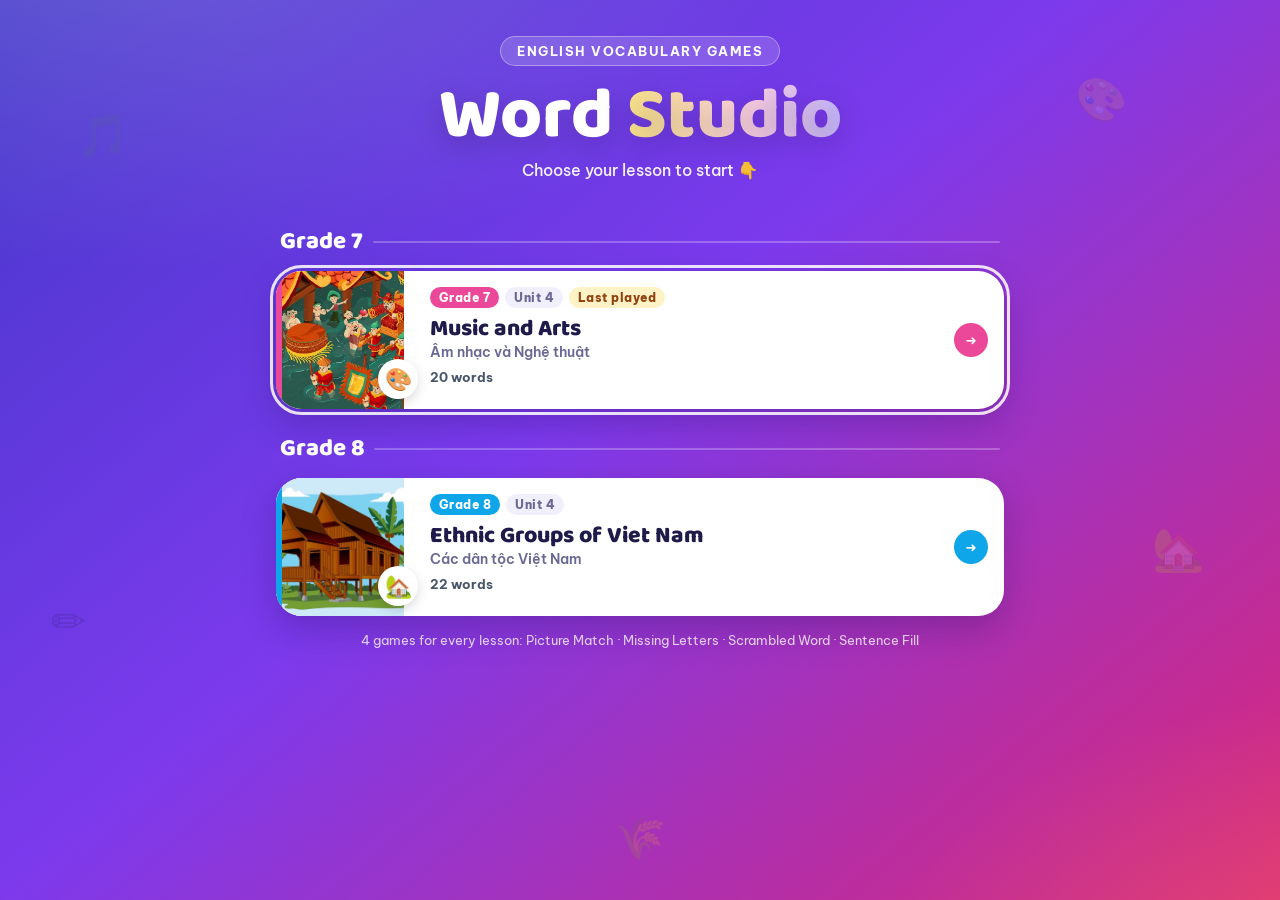
<file: index.html>
<!DOCTYPE html>
<html lang="en">
<head>
<meta charset="UTF-8">
<script>
  // Keep relative links (pictures, scripts) pointing at the site root even on /<lesson>/ URLs.
  (function () { var b = document.createElement("base"); b.href = location.pathname.replace(/[^\/]*$/, ""); document.head.appendChild(b); })();
</script>
<meta name="viewport" content="width=device-width, initial-scale=1, viewport-fit=cover">
<title>Word Studio · English vocabulary games</title>
<meta name="description" content="Vocabulary games for Grade 7 and Grade 8 English: Picture Match, Missing Letters, Scrambled Word and Sentence Fill.">
<meta name="theme-color" content="#6d28d9">
<link rel="icon" href="data:image/svg+xml,<svg xmlns='http://www.w3.org/2000/svg' viewBox='0 0 100 100'><text y='.9em' font-size='90'>🎨</text></svg>">
<link rel="preconnect" href="https://fonts.googleapis.com">
<link rel="preconnect" href="https://fonts.gstatic.com" crossorigin>
<link href="https://fonts.googleapis.com/css2?family=Baloo+2:wght@600;700;800&family=Be+Vietnam+Pro:wght@400;500;600;700;800&display=swap" rel="stylesheet">
<link rel="stylesheet" href="style.css?v=5">
</head>
<body>
<div class="floaty" aria-hidden="true">
  <span style="left:6%;top:12%;animation-delay:0s">🎵</span>
  <span style="left:84%;top:8%;animation-delay:-3s">🎨</span>
  <span style="left:90%;top:58%;animation-delay:-6s">🏡</span>
  <span style="left:4%;top:66%;animation-delay:-2s">✏️</span>
  <span style="left:48%;top:90%;animation-delay:-8s">🌾</span>
  <span style="left:70%;top:32%;animation-delay:-5s">🎶</span>
  <span style="left:22%;top:38%;animation-delay:-9s">📚</span>
</div>

<!-- LESSONS (start screen) -->
<section id="lessons" class="screen active">
  <header class="hero">
    <div class="badge">ENGLISH VOCABULARY GAMES</div>
    <h1>Word <span>Studio</span></h1>
    <p class="sub">Choose your lesson to start 👇</p>
  </header>
  <div id="lessonList"></div>
  <p class="foot">4 games for every lesson: Picture Match · Missing Letters · Scrambled Word · Sentence Fill</p>
</section>

<!-- HOME (game menu for the chosen lesson) -->
<section id="home" class="screen">
  <header class="hero small">
    <button class="back-link" data-go="lessons">← All lessons</button>
    <div class="badge" id="setBadge"></div>
    <h1 id="setTitle"></h1>
    <p class="sub" id="setSub"></p>
  </header>

  <div class="panel">
    <div class="label">Choose a game</div>
    <div class="modes">
      <button class="mode" data-mode="picture">
        <div class="emo">🖼️</div>
        <div><h3>Picture Match <span class="warm">warm-up</span></h3><p>Read the word, tap the right picture</p></div>
      </button>
      <button class="mode" data-mode="missing">
        <div class="emo">🧩</div>
        <div><h3>Missing Letters</h3><p>Fill the gaps: <b id="exMissing"></b></p></div>
      </button>
      <button class="mode" data-mode="scramble">
        <div class="emo">🔀</div>
        <div><h3>Scrambled Word</h3><p>Put letters in order: <b id="exScramble"></b></p></div>
      </button>
      <button class="mode" data-mode="sentence">
        <div class="emo">📝</div>
        <div><h3>Sentence Fill</h3><p>Choose the word for the gap: <b id="exSentence"></b></p></div>
      </button>
      <button class="mode" data-mode="mix">
        <div class="emo">🎲</div>
        <div><h3>Mix All</h3><p>All 4 games, a surprise every word!</p></div>
      </button>
    </div>

    <div class="row2">
      <div>
        <div class="label">Words</div>
        <div class="seg" data-key="count">
          <button data-val="10">10</button>
          <button data-val="all" id="allBtn">All</button>
        </div>
      </div>
      <div>
        <div class="label">Level</div>
        <div class="seg" data-key="level">
          <button data-val="easy">😊 Easy</button>
          <button data-val="hard">🔥 Hard</button>
        </div>
      </div>
    </div>
    <p class="level-note" id="levelNote"></p>

    <button class="btn-primary" id="startBtn">▶ Start</button>
    <button class="btn-ghost" id="studyBtn">📖 Study the words first</button>
    <p class="best" id="bestLine"></p>
  </div>
  <p class="foot">Tip: on a keyboard, type letters or press 1–4 to choose · ⌫ undo · Enter = next</p>
</section>

<!-- STUDY -->
<section id="study" class="screen">
  <div class="topbar">
    <button class="icon-btn" data-go="home" aria-label="Back">←</button>
    <h2>Study the words</h2>
    <span class="hint-txt">Tap a card to listen 🔊</span>
  </div>
  <div class="study-grid" id="studyGrid"></div>
  <button class="btn-primary sticky" id="studyStart">I'm ready, let's play ▶</button>
</section>

<!-- PLAY -->
<section id="play" class="screen">
  <div class="hud">
    <button class="icon-btn" id="quitBtn" aria-label="Quit">✕</button>
    <div class="progress">
      <div class="bar"><div class="fill" id="pFill"></div></div>
      <div class="count" id="pCount">Word 1 / 10</div>
    </div>
    <div class="pill streak" id="pStreak" hidden>🔥 0</div>
    <div class="pill" id="pScore">⭐ 0</div>
    <button class="icon-btn" id="muteBtn" aria-label="Sound">🔊</button>
  </div>

  <div class="card" id="card">
    <div class="pic" id="pic">
      <span class="tag" id="pMode">🧩 Missing letters</span>
      <button class="listen" id="listenBtn" aria-label="Listen">🔊</button>
      <img id="pImg" alt="">
      <div class="pic-word" id="pWord" hidden></div>
    </div>
    <div class="body">
      <div class="clue" id="clue"><span class="type" id="pType">n.</span><span class="vi" id="pVi"></span></div>
      <div class="sentence" id="pSentence" hidden></div>
      <div class="slots" id="slots"></div>
      <div class="choices" id="choices" hidden></div>

      <div id="answerArea">
        <div class="bank" id="bank"></div>
        <div class="toast" id="toast"></div>
        <div class="actions">
          <button class="chip-btn" id="hintBtn">💡 Hint <small>(−2)</small></button>
          <button class="chip-btn spell-only" id="undoBtn">⌫ Undo</button>
          <button class="chip-btn spell-only" id="clearBtn">↺ Clear</button>
          <button class="chip-btn muted" id="skipBtn">🏳️ Show answer</button>
        </div>
      </div>

      <div class="feedback" id="feedback">
        <div class="fb-title" id="fbTitle"></div>
        <div class="fb-word" id="fbWord"></div>
        <div class="fb-ipa" id="fbIpa"></div>
        <div class="fb-vi" id="fbVi"></div>
        <div class="fb-pts" id="fbPts"></div>
        <button class="btn-next" id="nextBtn">Next ➜</button>
      </div>
    </div>
  </div>
</section>

<!-- RESULT -->
<section id="result" class="screen">
  <div class="panel result">
    <div class="stars" id="rStars"></div>
    <h2 id="rTitle">Great job!</h2>
    <div class="big-score" id="rScore">0</div>
    <div class="new-best" id="rBest" hidden>🏆 New best score!</div>
    <div class="stats">
      <div class="stat"><b id="rCorrect">0</b><span>Correct</span></div>
      <div class="stat"><b id="rFirst">0</b><span>First try</span></div>
      <div class="stat"><b id="rStreak">0</b><span>Best streak 🔥</span></div>
    </div>
    <div class="rbtns">
      <button class="btn-primary" id="againBtn">↻ Play again</button>
      <button class="btn-ghost" id="practiceBtn">🎯 Practise tricky words</button>
      <button class="btn-ghost" data-go="home">🏠 Home</button>
    </div>
    <div class="label left">Your words</div>
    <div class="review" id="rList"></div>
  </div>
</section>

<canvas id="confetti" aria-hidden="true"></canvas>
<script src="words.js?v=4"></script>
<script src="game.js?v=4"></script>
</body>
</html>
</file>
<file: style.css>
:root{
  --ink:#1e1b4b; --muted:#6b6894; --violet:#7c3aed; --pink:#ec4899;
  --slot:48px; --tile:50px;
  --shadow:0 24px 60px rgba(40,10,90,.35);
}
*{box-sizing:border-box;margin:0;padding:0}
html{-webkit-text-size-adjust:100%}
body{
  font-family:'Be Vietnam Pro',system-ui,-apple-system,sans-serif;color:var(--ink);
  min-height:100vh;min-height:100dvh;overflow-x:hidden;
  background:
    radial-gradient(1200px 600px at 10% -10%,rgba(255,255,255,.18),transparent 60%),
    radial-gradient(900px 500px at 110% 110%,rgba(255,190,90,.25),transparent 60%),
    linear-gradient(140deg,#4338ca 0%,#7c3aed 45%,#db2777 100%);
  background-attachment:fixed;
}
button{font-family:inherit;-webkit-tap-highlight-color:transparent}
.floaty span{position:fixed;font-size:42px;opacity:.16;animation:float 14s ease-in-out infinite;z-index:0;pointer-events:none}
@keyframes float{0%,100%{transform:translateY(0) rotate(0)}50%{transform:translateY(-28px) rotate(10deg)}}

.screen{display:none;position:relative;z-index:1;max-width:760px;margin:0 auto;padding:22px 16px 48px}
.screen.active{display:block;animation:fadeUp .4s ease both}
@keyframes fadeUp{from{opacity:0;transform:translateY(14px)}to{opacity:1;transform:none}}

/* ---------- HOME ---------- */
.hero{text-align:center;color:#fff;padding:14px 0 22px}
.badge{display:inline-block;background:rgba(255,255,255,.16);border:1px solid rgba(255,255,255,.35);backdrop-filter:blur(8px);
  padding:6px 16px;border-radius:999px;font-weight:700;font-size:12.5px;letter-spacing:.12em}
h1{font-family:'Baloo 2',cursive;font-weight:800;font-size:clamp(46px,11vw,72px);line-height:1;margin-top:14px;text-shadow:0 8px 30px rgba(0,0,0,.18)}
h1 span{background:linear-gradient(90deg,#fde68a,#fbcfe8 60%,#c4b5fd);-webkit-background-clip:text;background-clip:text;color:transparent}
.sub{opacity:.92;margin-top:8px;font-weight:500}
.panel{background:rgba(255,255,255,.97);border-radius:30px;padding:22px;box-shadow:var(--shadow)}
.label{font-size:12px;font-weight:800;color:var(--muted);text-transform:uppercase;letter-spacing:.1em;margin:2px 2px 10px}
.label.left{margin-top:26px}
.modes{display:grid;grid-template-columns:repeat(2,1fr);gap:12px}
.mode[data-mode=mix]{grid-column:1/-1;flex-direction:row;align-items:center;gap:14px}
.mode{display:flex;flex-direction:row;align-items:center;gap:14px;text-align:left;border:2px solid #ebe8fb;background:#faf9ff;border-radius:22px;padding:16px;cursor:pointer;color:var(--ink);transition:transform .15s,box-shadow .15s,border-color .15s}
.mode:hover{transform:translateY(-2px)}
.mode .emo{font-size:34px;line-height:1}
.mode h3{font-family:'Baloo 2';font-size:20px;line-height:1.1}
.mode p{font-size:13px;color:var(--muted);margin-top:2px}
.mode p b{color:var(--violet);letter-spacing:.06em}
.mode.sel{border-color:transparent;background:linear-gradient(#fff,#fff) padding-box,linear-gradient(135deg,#7c3aed,#ec4899,#f59e0b) border-box;box-shadow:0 10px 26px rgba(124,58,237,.25);transform:translateY(-3px)}
.row2{display:grid;grid-template-columns:1fr 1fr;gap:16px;margin-top:20px}
.seg{display:flex;background:#f1effc;border-radius:16px;padding:4px;gap:4px}
.seg button{flex:1;border:0;background:transparent;padding:11px 6px;border-radius:12px;font-weight:700;font-size:15px;color:var(--muted);cursor:pointer;transition:all .15s}
.seg button.sel{background:#fff;color:var(--ink);box-shadow:0 3px 10px rgba(60,20,120,.12)}
.level-note{font-size:13px;color:var(--muted);text-align:center;margin-top:12px;min-height:18px}
.btn-primary{display:block;width:100%;margin-top:18px;border:0;border-radius:20px;padding:15px 18px;cursor:pointer;
  font-family:'Baloo 2';font-size:23px;font-weight:800;color:#fff;letter-spacing:.02em;
  background:linear-gradient(135deg,#f43f5e,#f97316);box-shadow:0 7px 0 #be3a12,0 16px 30px rgba(244,63,94,.35);transition:transform .08s,box-shadow .08s}
.btn-primary:active{transform:translateY(5px);box-shadow:0 2px 0 #be3a12,0 8px 18px rgba(244,63,94,.3)}
.btn-ghost{display:block;width:100%;margin-top:12px;border:2px solid #e9e5fb;background:#fff;color:var(--ink);border-radius:18px;padding:12px;font-weight:700;font-size:15px;cursor:pointer;transition:background .15s}
.btn-ghost:hover{background:#f7f5ff}
.best{text-align:center;color:var(--muted);font-size:14px;margin-top:14px;font-weight:600}
.foot{text-align:center;color:rgba(255,255,255,.85);font-size:13px;margin-top:16px}

/* ---------- STUDY ---------- */
.topbar{display:flex;align-items:center;gap:12px;color:#fff;margin-bottom:16px;flex-wrap:wrap}
.topbar h2{font-family:'Baloo 2';font-size:28px;font-weight:800}
.hint-txt{margin-left:auto;font-size:13px;opacity:.9}
.study-grid{display:grid;grid-template-columns:repeat(auto-fill,minmax(165px,1fr));gap:12px}
.scard{background:#fff;border-radius:22px;overflow:hidden;cursor:pointer;box-shadow:0 10px 26px rgba(40,10,90,.22);transition:transform .15s;border:0;text-align:left;color:var(--ink)}
.scard:hover{transform:translateY(-3px)}
.scard .im{height:124px;background:linear-gradient(135deg,#fdf2f8,#eef2ff);display:flex;align-items:center;justify-content:center;padding:8px}
.scard img{max-width:100%;max-height:100%;object-fit:contain;border-radius:10px}
.scard .tx{padding:10px 12px 13px}
.scard .w{font-family:'Baloo 2';font-weight:800;font-size:19px;line-height:1.15}
.scard .w i{font-style:normal;font-size:12px;font-weight:700;color:var(--violet);margin-left:4px}
.scard .ipa{color:var(--muted);font-size:13px}
.scard .m{font-size:13.5px;font-weight:600;margin-top:3px}
.sticky{position:sticky;bottom:14px;margin-top:20px}

/* ---------- PLAY ---------- */
.hud{display:flex;align-items:center;gap:10px;color:#fff;margin-bottom:14px}
.icon-btn{flex:none;width:44px;height:44px;border-radius:15px;border:1px solid rgba(255,255,255,.3);background:rgba(255,255,255,.16);backdrop-filter:blur(8px);color:#fff;font-size:18px;cursor:pointer}
.icon-btn:hover{background:rgba(255,255,255,.26)}
.progress{flex:1;min-width:0}
.bar{height:12px;background:rgba(255,255,255,.22);border-radius:99px;overflow:hidden}
.fill{height:100%;width:0;background:linear-gradient(90deg,#fde047,#fb923c);border-radius:99px;transition:width .45s ease}
.count{font-size:12px;font-weight:700;opacity:.92;margin-top:5px}
.pill{flex:none;background:rgba(255,255,255,.18);border:1px solid rgba(255,255,255,.3);padding:7px 12px;border-radius:15px;font-family:'Baloo 2';font-weight:800;font-size:18px;white-space:nowrap}
.pill.bump{animation:pop .35s}
.streak{background:linear-gradient(135deg,#f97316,#ef4444);border:0}

.card{background:#fff;border-radius:30px;box-shadow:var(--shadow);overflow:hidden}
.card.shake{animation:shake .4s}
.pic{position:relative;height:clamp(190px,36vh,310px);display:flex;align-items:center;justify-content:center;padding:16px;
  background:radial-gradient(circle at 25% 15%,#fdf2f8,transparent 55%),radial-gradient(circle at 85% 90%,#e0f2fe,transparent 50%),#f5f3ff}
.pic img{max-width:100%;max-height:100%;object-fit:contain;border-radius:18px;box-shadow:0 10px 24px rgba(60,20,120,.15);background:#fff;animation:fadeUp .35s both}
.tag{position:absolute;top:12px;left:12px;z-index:2;background:#fff;padding:6px 12px;border-radius:999px;font-weight:700;font-size:13px;box-shadow:0 4px 12px rgba(60,20,120,.12)}
.listen{position:absolute;top:10px;right:10px;z-index:2;width:46px;height:46px;border-radius:50%;border:0;background:#fff;font-size:20px;cursor:pointer;box-shadow:0 4px 12px rgba(60,20,120,.15);transition:transform .1s}
.listen:active{transform:scale(.92)}
.body{padding:16px 16px 20px}
.clue{display:flex;align-items:center;justify-content:center;gap:8px;flex-wrap:wrap;text-align:center}
.type{background:#ede9fe;color:#6d28d9;font-weight:800;padding:3px 10px;border-radius:9px;font-size:13px}
.vi{font-weight:700;font-size:clamp(16px,4.3vw,20px)}

.slots{display:flex;flex-wrap:wrap;justify-content:center;gap:12px 24px;margin:18px 0 4px}
.word{display:flex;gap:var(--gap,6px)}
.slot{width:var(--slot);height:calc(var(--slot) * 1.18);border-radius:calc(var(--slot) * .26);border:2.5px solid transparent;padding:0;flex:none;
  display:flex;align-items:center;justify-content:center;font-family:'Baloo 2';font-weight:800;font-size:calc(var(--slot) * .6);line-height:1;color:var(--ink);background:#fff}
.slot.given{background:#f1f5f9;color:#475569}
.slot.empty{border:2.5px dashed #c4b5fd}
.slot.next{border-style:solid;border-color:var(--violet);box-shadow:0 0 0 4px rgba(124,58,237,.16);animation:pulse 1.3s ease-in-out infinite}
.slot.filled{border-color:#a78bfa;background:linear-gradient(#fff,#faf5ff);color:#5b21b6;cursor:pointer;box-shadow:0 3px 0 #ddd6fe}
.slot.hinted{border-color:#f59e0b;background:#fef3c7;color:#92400e}
.slot.wrong{border-color:#f43f5e;background:#ffe4e6;color:#be123c;animation:shake .4s}
.slot.right{border-color:#22c55e;background:#dcfce7;color:#15803d;animation:hop .5s both;animation-delay:var(--d,0s)}
.slot.revealed{border-color:#fb923c;background:#fff7ed;color:#c2410c}
.slot.pop{animation:pop .22s}
.slot:disabled{cursor:default}

.bank{display:flex;flex-wrap:wrap;justify-content:center;gap:9px;background:#f5f3ff;border-radius:22px;padding:14px;margin-top:16px}
.tile{width:var(--tile);height:var(--tile);border-radius:15px;border:0;background:#fff;cursor:pointer;
  font-family:'Baloo 2';font-weight:800;font-size:calc(var(--tile) * .56);line-height:1;color:var(--ink);
  box-shadow:0 5px 0 #c4b5fd,0 8px 16px rgba(91,33,182,.12);transition:transform .08s,box-shadow .08s}
.tile:hover{transform:translateY(-2px)}
.tile:active{transform:translateY(4px);box-shadow:0 1px 0 #c4b5fd}
.tile.used{background:transparent;box-shadow:inset 0 0 0 2px #e4defb;color:transparent;pointer-events:none}
.toast{min-height:22px;text-align:center;color:#be123c;font-weight:600;font-size:14px;margin-top:10px}
.actions{display:flex;gap:8px;justify-content:center;flex-wrap:wrap;margin-top:6px}
.chip-btn{border:0;background:#f1f5f9;color:var(--ink);padding:10px 14px;border-radius:14px;font-weight:700;font-size:14px;cursor:pointer;transition:background .15s}
.chip-btn:hover{background:#e2e8f0}
.chip-btn small{color:var(--muted);font-weight:600}
.chip-btn.muted{color:var(--muted)}
#hintBtn{background:#fef3c7;color:#92400e}
#hintBtn:hover{background:#fde68a}

.feedback{display:none;text-align:center;padding-top:8px}
.feedback.show{display:block;animation:fadeUp .35s both}
.fb-title{font-family:'Baloo 2';font-size:30px;font-weight:800;line-height:1.1}
.fb-title.good{color:#16a34a}.fb-title.miss{color:#ea580c}
.fb-word{font-family:'Baloo 2';font-size:24px;font-weight:700;margin-top:4px}
.fb-ipa{color:var(--muted);font-size:16px}
.fb-pts{display:inline-block;margin-top:10px;background:#fef9c3;color:#a16207;font-weight:800;padding:6px 16px;border-radius:999px;font-size:15px}
.fb-pts:empty{display:none}
.btn-next{display:block;margin:16px auto 0;border:0;border-radius:18px;padding:13px 38px;cursor:pointer;font-family:'Baloo 2';font-size:22px;font-weight:800;color:#fff;
  background:linear-gradient(135deg,#7c3aed,#ec4899);box-shadow:0 6px 0 #5b21b6,0 14px 26px rgba(124,58,237,.35);transition:transform .08s,box-shadow .08s}
.btn-next:active{transform:translateY(4px);box-shadow:0 2px 0 #5b21b6}

/* ---------- RESULT ---------- */
.result{text-align:center}
.stars{font-size:52px;letter-spacing:8px;margin-top:4px}
.stars .off{filter:grayscale(1);opacity:.25}
.stars span{display:inline-block;animation:popin .5s both}
.result h2{font-family:'Baloo 2';font-size:32px;font-weight:800;margin-top:4px}
.big-score{font-family:'Baloo 2';font-size:72px;font-weight:800;line-height:1;background:linear-gradient(135deg,#7c3aed,#ec4899,#f97316);-webkit-background-clip:text;background-clip:text;color:transparent}
.big-score::after{content:" pts";font-size:22px;color:var(--muted);-webkit-text-fill-color:var(--muted)}
.new-best{display:inline-block;margin-top:10px;background:#fef3c7;color:#92400e;font-weight:800;padding:6px 14px;border-radius:999px;animation:pop .5s}
.stats{display:grid;grid-template-columns:repeat(3,1fr);gap:10px;margin:18px 0 4px}
.stat{background:#f5f3ff;border-radius:18px;padding:12px 6px}
.stat b{display:block;font-family:'Baloo 2';font-size:28px;line-height:1.1}
.stat span{font-size:12px;color:var(--muted);font-weight:700}
.rbtns .btn-primary{margin-top:16px}
.review{display:grid;gap:6px;text-align:left}
.rv{display:flex;align-items:center;gap:12px;padding:8px 10px;border-radius:16px;background:#fafaff}
.rv img{width:52px;height:52px;object-fit:contain;border-radius:10px;background:#fff;flex:none}
.rv .w{font-weight:800}
.rv .m{font-size:13px;color:var(--muted)}
.rv .st{margin-left:auto;font-size:13px;font-weight:800;padding:4px 10px;border-radius:999px;white-space:nowrap}
.st.ok{background:#dcfce7;color:#15803d}.st.so{background:#fef3c7;color:#92400e}.st.no{background:#ffe4e6;color:#be123c}

#confetti{position:fixed;inset:0;width:100%;height:100%;pointer-events:none;z-index:50}

@keyframes shake{0%,100%{transform:translateX(0)}20%{transform:translateX(-7px)}40%{transform:translateX(7px)}60%{transform:translateX(-5px)}80%{transform:translateX(5px)}}
@keyframes pop{0%{transform:scale(.7)}60%{transform:scale(1.12)}100%{transform:scale(1)}}
@keyframes popin{0%{transform:scale(0) rotate(-30deg)}70%{transform:scale(1.25)}100%{transform:scale(1)}}
@keyframes hop{0%{transform:translateY(0)}40%{transform:translateY(-12px)}100%{transform:translateY(0)}}
@keyframes pulse{0%,100%{box-shadow:0 0 0 3px rgba(124,58,237,.12)}50%{box-shadow:0 0 0 7px rgba(124,58,237,.2)}}

@media (max-width:600px){
  .screen{padding:14px 12px 36px}
  .modes{grid-template-columns:1fr}
  .mode{flex-direction:row;align-items:center;gap:14px;padding:13px 16px}
  .panel{padding:18px;border-radius:26px}
  .hud{gap:7px}
  .icon-btn{width:40px;height:40px;border-radius:13px}
  .pill{font-size:16px;padding:6px 9px}
  .body{padding:14px 12px 18px}
  .chip-btn{padding:9px 11px;font-size:13px}
  .hint-txt{margin-left:0;width:100%}
}
@media (prefers-reduced-motion:reduce){*{animation:none!important;transition:none!important}}
[hidden]{display:none!important}
.bank.shake{animation:shake .3s}

/* ---------- v2: Picture Match + Sentence Fill ---------- */
.warm{display:inline-block;vertical-align:middle;margin-left:4px;font-family:'Be Vietnam Pro';font-size:10.5px;font-weight:800;letter-spacing:.06em;text-transform:uppercase;background:#dcfce7;color:#15803d;padding:2px 7px;border-radius:999px}
.pic-word{text-align:center;padding:24px 10px 10px}
.pic-word .big{font-family:'Baloo 2';font-weight:800;font-size:clamp(40px,10vw,64px);line-height:1.05;
  background:linear-gradient(135deg,#7c3aed,#ec4899);-webkit-background-clip:text;background-clip:text;color:transparent}
.pic-word .sm{color:var(--muted);font-weight:600;margin-top:6px}
.pic-word .emoji{font-size:64px;line-height:1}
.card.mode-picture .pic,.card.no-img .pic{height:auto;min-height:0;padding-bottom:4px}

.sentence{text-align:center;font-size:clamp(18px,4.8vw,23px);font-weight:600;line-height:1.6;padding:8px 6px 4px}
.blank{display:inline-block;min-width:110px;height:1.25em;vertical-align:-.15em;margin:0 4px;border-bottom:3px dashed #a78bfa}
.blank.filled{min-width:0;height:auto;border:0;padding:0 10px;border-radius:10px;font-weight:800;animation:pop .35s}
.blank.ok{background:#dcfce7;color:#15803d}
.blank.rev{background:#ffedd5;color:#c2410c}

.choices{display:grid;grid-template-columns:1fr 1fr;gap:12px;margin-top:16px}
.choice{position:relative;border:2.5px solid #e4defb;background:#fff;border-radius:20px;cursor:pointer;color:var(--ink);
  box-shadow:0 5px 0 #ddd6fe,0 10px 20px rgba(91,33,182,.08);transition:transform .1s,box-shadow .1s,opacity .2s}
.choice:hover{transform:translateY(-2px)}
.choice:active{transform:translateY(4px);box-shadow:0 1px 0 #ddd6fe}
.choice .num{position:absolute;top:8px;left:8px;width:24px;height:24px;border-radius:50%;background:#ede9fe;color:#6d28d9;font-size:12px;font-weight:800;display:flex;align-items:center;justify-content:center;z-index:1}
.choices.pics{grid-template-columns:repeat(4,1fr)}
.choices.pics .choice{aspect-ratio:1/1;padding:10px;display:flex;flex-direction:column;align-items:center;justify-content:center;overflow:hidden}
.choices.pics img{max-width:100%;max-height:100%;min-height:0;flex:1;object-fit:contain;border-radius:12px}
.choices.pics .cap{font-family:'Baloo 2';font-weight:800;font-size:15px;line-height:1.2;margin-top:4px}
.choices.words .choice{padding:16px 12px 16px 38px;font-family:'Baloo 2';font-weight:800;font-size:clamp(17px,4.4vw,21px);text-align:left;line-height:1.15}
.choice.wrong{border-color:#f43f5e;background:#fff1f2;box-shadow:0 3px 0 #fecdd3;animation:shake .4s;opacity:.75}
.choice.right{border-color:#22c55e;background:#f0fdf4;box-shadow:0 3px 0 #bbf7d0;animation:hop .5s}
.choice.answer{border-color:#fb923c;background:#fff7ed;box-shadow:0 3px 0 #fed7aa}
.choice.gone{opacity:.15;pointer-events:none}
.choice.dim{opacity:.45}
.choice:disabled{cursor:default;transform:none}
.choice.wrong::after,.choice.right::after,.choice.answer::after{position:absolute;top:6px;right:8px;font-size:20px}
.choice.wrong::after{content:"✗";color:#e11d48;font-weight:800}
.choice.right::after{content:"✓";color:#16a34a;font-weight:800}
.choice.answer::after{content:"👉"}
.card.kind-choice .spell-only{display:none}
.fb-vi{font-size:15px;font-weight:600;color:#475569;margin-top:6px;font-style:italic}
.fb-vi:empty{display:none}
@media (max-width:600px){
  .modes{grid-template-columns:1fr}
  .choices{gap:10px}
  .choices.pics{grid-template-columns:1fr 1fr}
  .choices.pics .choice{aspect-ratio:4/3}
  .choices.pics .choice{padding:8px;border-radius:16px}
}

/* ---------- v3: lesson picker ---------- */
.grade-head{display:flex;align-items:center;gap:10px;color:#fff;font-family:'Baloo 2';font-weight:800;font-size:24px;margin:20px 4px 10px}
.grade-head::after{content:"";flex:1;height:2px;border-radius:2px;background:rgba(255,255,255,.25)}
.lesson-grid{display:grid;grid-template-columns:repeat(auto-fit,minmax(320px,1fr));gap:14px}
.lesson{position:relative;display:flex;align-items:stretch;text-align:left;border:0;padding:0;cursor:pointer;color:var(--ink);
  background:#fff;border-radius:26px;overflow:hidden;box-shadow:0 14px 34px rgba(40,10,90,.28);transition:transform .15s,box-shadow .15s}
.lesson::before{content:"";position:absolute;left:0;top:0;bottom:0;width:6px;background:var(--c);z-index:2}
.lesson:hover{transform:translateY(-4px);box-shadow:0 20px 40px rgba(40,10,90,.35)}
.lesson.last{outline:3px solid rgba(255,255,255,.85);outline-offset:3px}
.lesson .cover{position:relative;flex:none;width:128px;min-height:138px;background:#f5f3ff}
.lesson .cover img{position:absolute;inset:0;width:100%;height:100%;object-fit:cover}
.lesson .cover-emoji{position:absolute;right:-14px;bottom:10px;width:40px;height:40px;border-radius:50%;background:#fff;display:flex;align-items:center;justify-content:center;font-size:22px;box-shadow:0 4px 12px rgba(0,0,0,.15);z-index:1}
.lesson .info{flex:1;min-width:0;padding:16px 44px 16px 26px}
.lesson .chips{display:flex;flex-wrap:wrap;gap:6px}
.lesson .chip{font-size:11.5px;font-weight:800;letter-spacing:.04em;padding:3px 9px;border-radius:999px;background:#f1effc;color:var(--muted)}
.lesson .chip.grade{background:var(--c);color:#fff}
.lesson .chip.last-chip{background:#fef3c7;color:#92400e}
.lesson h3{font-family:'Baloo 2';font-weight:800;font-size:23px;line-height:1.1;margin-top:8px}
.lesson .vi{color:var(--muted);font-weight:600;font-size:14px;margin-top:2px}
.lesson .meta{font-size:13px;font-weight:700;margin-top:8px;color:#475569}
.lesson .go{position:absolute;right:16px;top:50%;transform:translateY(-50%);width:34px;height:34px;border-radius:50%;background:var(--c);color:#fff;display:flex;align-items:center;justify-content:center;font-weight:800}
.hero.small{position:relative;padding-top:56px}
.hero.small h1{font-size:clamp(32px,7.5vw,50px);margin-top:10px}
.back-link{position:absolute;left:0;top:0;display:inline-block;margin:0;border:1px solid rgba(255,255,255,.35);background:rgba(255,255,255,.14);color:#fff;font-weight:700;font-size:14px;padding:7px 14px;border-radius:999px;cursor:pointer}
.back-link:hover{background:rgba(255,255,255,.24)}
.hero.small .badge{display:table;margin:0 auto}
@media (max-width:600px){
  .lesson-grid{grid-template-columns:1fr}
  .lesson .cover{width:104px;min-height:124px}
  .lesson h3{font-size:20px}
}
</file>
